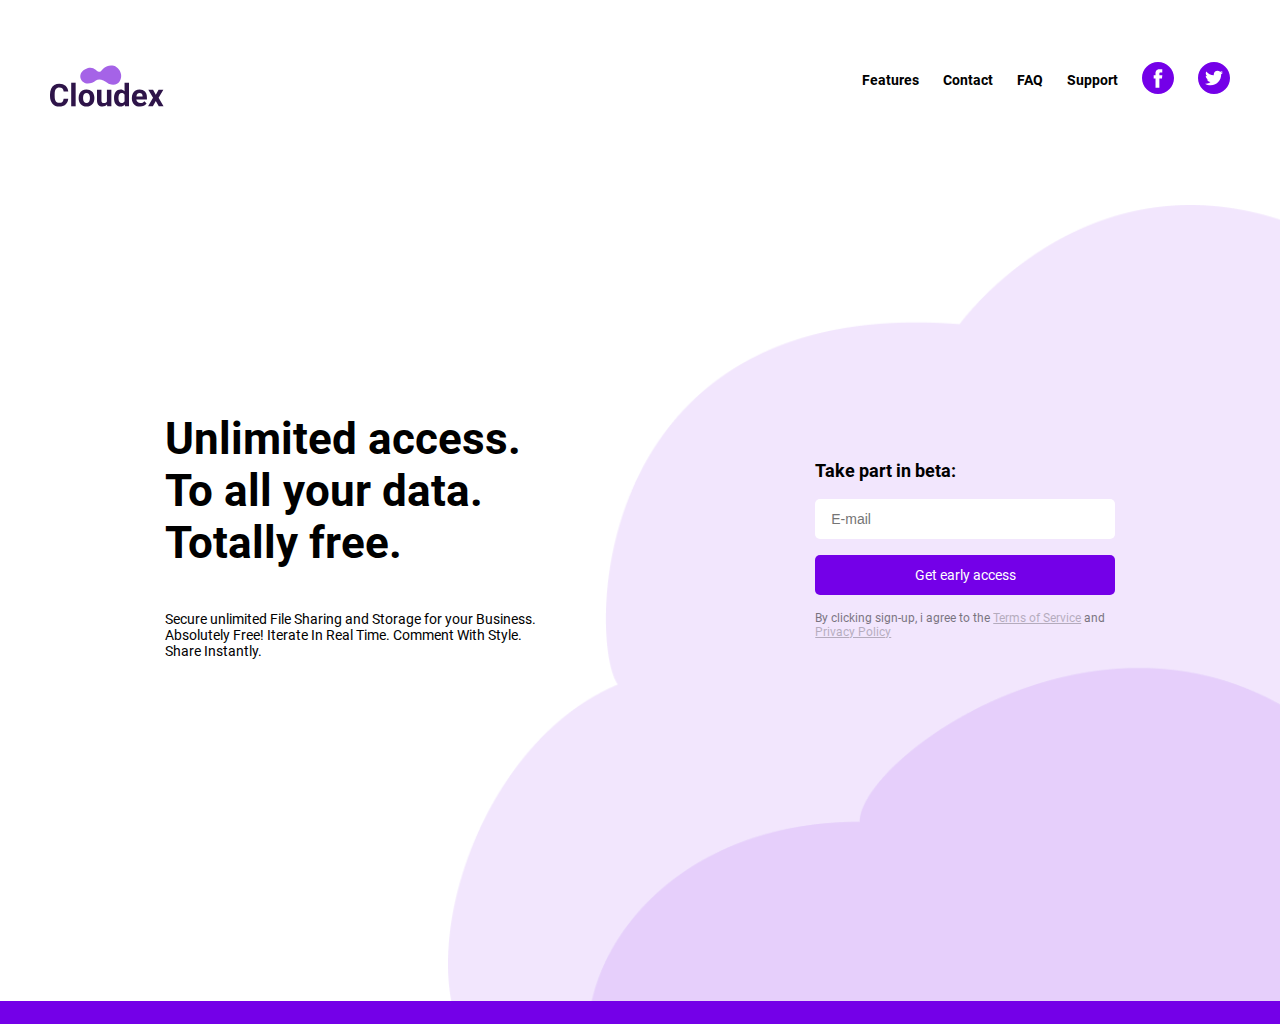
<file: index.html>
<!DOCTYPE html>
<html lang="en">
<head>
  <meta charset="UTF-8">
  <meta name="viewport" content="width=device-width, initial-scale=1.0">
  <link rel='stylesheet' href='./css/fonts.css'>
  <link rel='stylesheet' href='./css/style.css'>
  <title>Cloudex</title>
</head>
<body>
  <div class="content">
    <div class="header">
      <img class="header__logo" src="img/cloudex-logo.svg" alt="logo">
      <nav class="nav">
        <a class="nav__link" href="">Features</a>
        <a class="nav__link" href="">Contact</a>
        <a class="nav__link" href="">FAQ</a>
        <a class="nav__link" href="">Support</a>
        <a class="nav__link" href="">
          <img src="img/facebook-logo.svg" alt="facebook-logo"></a>
        <a class="burger" href="mobile-menu.html">
          <img src="img/Burger.svg" alt="Burger"></a>
        <a class="nav__link" href="/">
          <img src="img/twitter-logo.svg" alt="twitter-logo"></a>
      </nav>
    </div>
    <div class="section">
      <div class="information">
        <div class="information__title">
          Unlimited access.
          To all your data.
          Totally free.
        </div>
        <div class="information__text">
          Secure unlimited File Sharing and 
          Storage for your Business. Absolutely 
          Free! Iterate In Real Time. Comment 
          With Style. Share Instantly.
        </div>
      </div>
      <form class="form">
        <div class="form__title">Take part in beta:</div>
        <input class="form__input" name="E-mail" placeholder="E-mail">
        <div class="form__button">Get early access</div>
        <div class="form__text">By clicking sign-up, i agree to the
          <a class="form__text form__text_link" href="">Terms of Service</a>
          and
          <a class="form__text form__text_link" href="">Privacy Policy</a>
        </div>
      </form>
    </div>
  </div>
  <div class="footer"></div>
  </div>
</body>
</html>
</file>
<file: css/fonts.css>
@font-face {
  font-family: 'Caribian';
  src: url('fonts/Roboto-Regular.ttf') format('truetype');
  font-weight: normal;
  font-style: normal;
}

@font-face {
  font-family: 'Caribian';
  src: url('fonts/Roboto-Bold.ttf') format('truetype');
  font-weight: bold;
  font-style: normal;
}
</file>
<file: css/style.css>
body {
  font-family: 'Caribian', sans-serif;
  margin: 0;
  position: relative;
}

body::before {
  position: absolute;
  content: "";
  width: 65%;
  height: 80%;
  right: 0;
  bottom: 0;
  background-image: url("../img/Cloud-big.png");
  background-size: cover;
  z-index: -1;
}

body::after {
  position: absolute;
  content: "";
  width: 60%;
  height: 65%;
  right: 0;
  bottom: 0;
  background-image: url("../img/Cloud-small.png");
  background-size: cover;
  z-index: -1;
}

a {
  text-decoration: none;
  color: #000000;
}

.content {
  width: calc(100% - 100px);
  margin: auto;
  display: flex;
  flex-direction: column;
}

.header__logo:hover {
  opacity: .6;
}

.header {
  margin-top: 52px;
  display: flex;
  align-items: center;
  justify-content: space-between;
  margin-bottom: 306px;
}

.header__logo {
  cursor: pointer;
}

.nav {
  display: flex;
  flex-direction: row;
  align-items: center;
}

.nav__link {
  margin-right: 24px;
  font-weight: bold;
  font-size: 18px;
  line-height: 21px;
}

.nav__link:last-child {
  margin-right: 0;
}

.nav__link:hover {
  opacity: .6;
}

.burger {
  display: none;
}

.section {
  display: flex;
  flex-direction: row;
  align-items: center;
  justify-content: flex-start;
  flex: 1;
  margin-bottom: 316px;
}

.information {
  display: flex;
  flex-direction: column;
}

.information__title {
  font-weight: bold;
  width: 527px;
  height: 211px;
  font-size: 60px;
  line-height: 70px;
  margin-bottom: 43px;
  margin-right: 353px;
}

.information__text {
  width: 577px;
  height: 74px;
  font-size: 21px;
  line-height: 25px;
}

.form {
  display: flex;
  flex-direction: column;
}

.form__title {
  width: 206px;
  height: 32px;
  font-weight: bold;
  font-size: 24px;
  line-height: 31px;
  margin-bottom: 16px;
}

.form__input {
  width: 399px;
  height: 53px;
  border-radius: 5px;
  border: none;
  font-size: 21px;
  line-height: 25px;
  padding-left: 16px;
  box-sizing: border-box;
  background-color: #FFFFFF;
  color: #000000;
  margin-bottom: 16px;
}

.form__button {
  width: 399px;
  height: 53px;
  background: #7400E8;
  color: #FFFFFF;
  border-radius: 5px;
  font-size: 21px;
  line-height: 25px;
  display: flex;
  align-items: center;
  justify-content: center;
  opacity: 1;
  margin-bottom: 16px;
}

.form__button:hover {
  cursor: pointer;
  opacity: .6;
}

.form__text {
  width: 400px;
  height: 37px;
  font-size: 16px;
  line-height: 19px;
  opacity: .5;
  color: #000000;
}

.form__text_link {
  text-decoration: underline;
}

.form__text_link:hover {
  opacity: 1;
}

.footer {
  height: 23px;
  background: #7400E8;
}

@media (max-width: 1366px) {
  body::before {
    width: 65%;
    height: 80%;
  }
  body::after {
    width: 60%;
    height: 65%;
  }
  .nav__link {
    font-size: 14px;
    line-height: 16px;
  }
  .section {
    justify-content: space-around;
  }
  .information__title {
    width: 381px;
    height: 155px;
    font-size: 44px;
    line-height: 52px;
    margin-right: 40px;
  }
  .information__text {
    width: 381px;
    font-size: 14px;
    line-height: 16px;
  }
  .form__title {
    width: 155px;
    height: 24px;
    font-size: 18px;
    line-height: 23px;
  }
  .form__input {
    width: 300px;
    height: 40px;
    font-size: 14px;
    line-height: 16px;
  }
  .form__button {
    width: 300px;
    height: 40px;
    font-size: 14px;
    line-height: 16px;
  }
  .form__text {
    width: 293px;
    height: 28px;
    font-size: 12px;
    line-height: 14px;
  }
}

@media (max-width: 1024px) {
  body::before {
    width: 65%;
    height: 80%;
  }
  body::after {
    width: 60%;
    height: 65%;
  }
  .nav__link {
    font-size: 14px;
    line-height: 16px;
  }
  .section {
    justify-content: space-between;
  }
  .information__title {
    width: 381px;
    height: 155px;
    font-size: 44px;
    line-height: 52px;
  }
  .information__text {
    width: 381px;
    font-size: 14px;
    line-height: 16px;
  }
  .form__title {
    width: 155px;
    height: 24px;
    font-size: 18px;
    line-height: 23px;
  }
  .form__input {
    width: 300px;
    height: 40px;
    font-size: 14px;
    line-height: 16px;
  }
  .form__button {
    width: 300px;
    height: 40px;
    font-size: 14px;
    line-height: 16px;
  }
  .form__text {
    width: 293px;
    height: 28px;
    font-size: 12px;
    line-height: 14px;
  }
}

@media (max-width: 900px) {
  body::before {
    position: absolute;
    content: "";
    width: 163%;
    height: 56%;
    right: 0;
    bottom: 0;
    background-image: url("../img/Mobile_cloud.png");
    background-size: cover;
    z-index: -1;
  }
  body::after {
    display: none;
  }
  .header {
    min-width: 290px;
    max-width: 100%;
    margin-top: 32px;
    margin-bottom: 60px;
    justify-content: space-between;
  }
  .content {
    align-items: center;
  }
  .nav__link {
    display: none;
  }
  .burger {
    display: block;
  }
  .burger:hover {
    opacity: 0.6;
  }
  .section {
    display: flex;
    flex-direction: column;
    justify-content: center;
    align-items: center;
  }
  .information__title {
    width: 300px;
    height: 124px;
    font-size: 35px;
    line-height: 41px;
    margin-right: 0;
    margin-bottom: 26px;
    align-items: center;
    text-align: center;
    margin-bottom: 26px;
  }
  .information__text {
    width: 290px;
    height: 75px;
    font-size: 16px;
    line-height: 19px;
    align-items: center;
    text-align: center;
    margin-bottom: 85px;
  }
  .form__title {
    width: 150px;
    height: 24px;
    font-size: 18px;
    line-height: 23px;
  }
  .form__input {
    width: 300px;
    height: 40px;
    font-size: 14px;
    line-height: 16px;
  }
  .form__button {
    width: 300px;
    height: 40px;
    font-size: 14px;
    line-height: 16px;
  }
  .form__text {
    width: 293px;
    height: 28px;
    font-size: 12px;
    line-height: 14px;
  }
  .footer {
    display: none;
  }
  /* mobile */
  .mobile {
    width: calc(100% - 56px);
    margin: auto;
    display: flex;
    flex-direction: column;
    min-width: 205px;
    max-width: 385px;
    margin-top: 50px;
  }
}

.body_mobile {
  margin: 0;
  position: relative;
}

.body_mobile::before {
  display: none;
}

.cross {
  margin-bottom: 25%;
  display: flex;
  justify-content: flex-end;
}

.cross:hover {
  opacity: .6;
}

.menu {
  display: flex;
  flex-direction: column;
  align-items: center;
  justify-content: center;
}

.menu__link {
  height: 36px;
  font-size: 30px;
  line-height: 36px;
  margin-bottom: 24px;
}

.menu__link:last-child {
  margin-bottom: 0px;
}

.menu__link:hover {
  opacity: .6;
}

}
</file>
